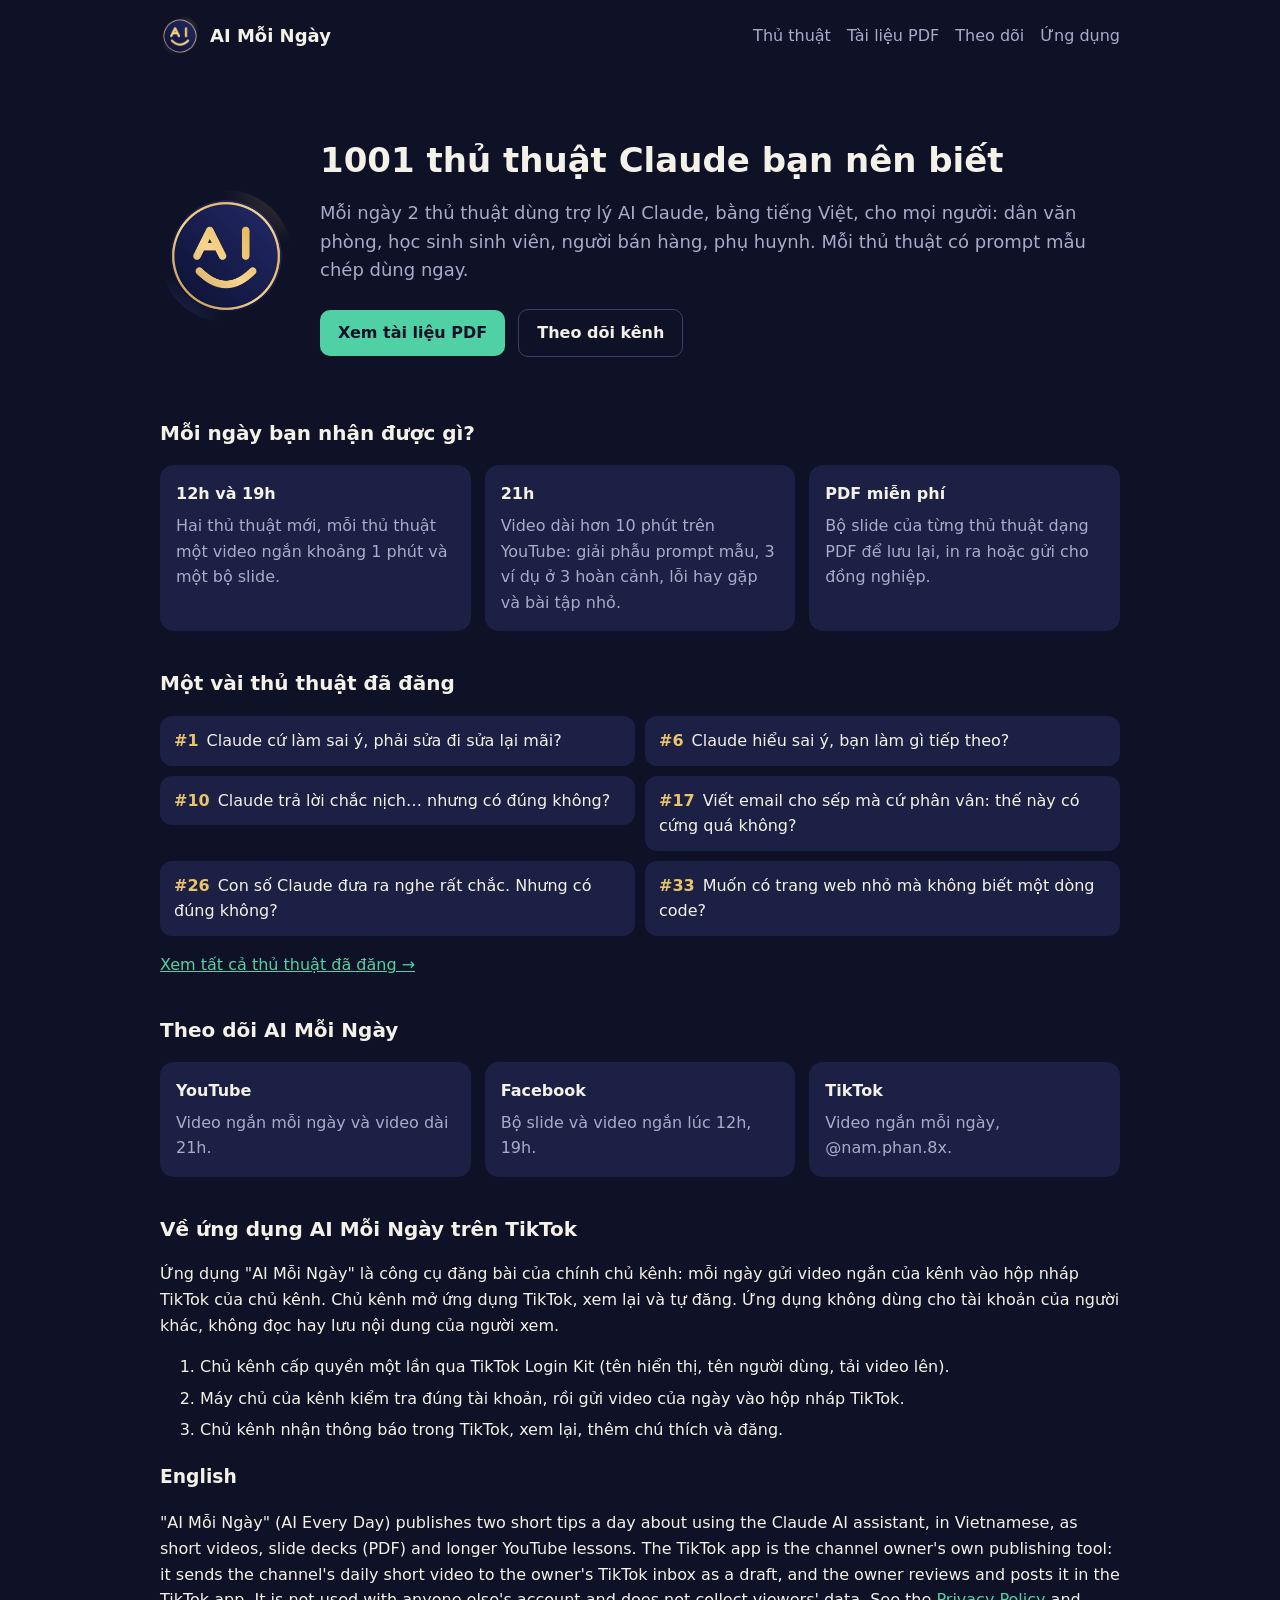
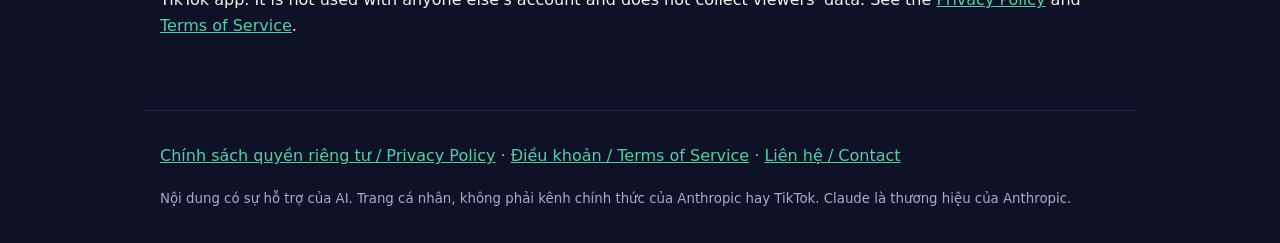
<file: index.html>
<!doctype html>
<html lang="vi">
<head>
<meta charset="utf-8">
<meta name="viewport" content="width=device-width,initial-scale=1">
<title>AI Mỗi Ngày · 1001 thủ thuật Claude bạn nên biết</title>
<meta name="description" content="Mỗi ngày 2 thủ thuật dùng trợ lý AI Claude bằng tiếng Việt: video ngắn, bộ slide PDF và video dài có ví dụ, bài tập.">
<link rel="icon" href="favicon.ico" sizes="any">
<link rel="icon" type="image/png" sizes="32x32" href="favicon-32.png">
<link rel="icon" type="image/png" sizes="192x192" href="favicon-192.png">
<link rel="apple-touch-icon" href="apple-touch-icon.png">
<meta property="og:title" content="AI Mỗi Ngày · 1001 thủ thuật Claude bạn nên biết">
<meta property="og:image" content="https://namphan305.github.io/ai-moi-ngay-media/icon-512.png">
<link rel="stylesheet" href="style.css">
</head>
<body class="home">
<header class="top">
  <a class="brand" href="./"><img src="favicon-192.png" alt="" width="40" height="40"><span>AI Mỗi Ngày</span></a>
  <nav><a href="#thu-thuat">Thủ thuật</a><a href="tai-lieu/">Tài liệu PDF</a><a href="#theo-doi">Theo dõi</a><a href="#ung-dung">Ứng dụng</a></nav>
</header>
<main>
<section class="hero">
  <img src="icon-512.png" alt="Logo AI Mỗi Ngày" width="132" height="132">
  <div>
    <h1>1001 thủ thuật Claude bạn nên biết</h1>
    <p class="lead">Mỗi ngày 2 thủ thuật dùng trợ lý AI Claude, bằng tiếng Việt, cho mọi người: dân văn phòng, học sinh sinh viên, người bán hàng, phụ huynh. Mỗi thủ thuật có prompt mẫu chép dùng ngay.</p>
    <p><a class="btn" href="tai-lieu/">Xem tài liệu PDF</a> <a class="btn ghost" href="#theo-doi">Theo dõi kênh</a></p>
  </div>
</section>

<section>
  <h2>Mỗi ngày bạn nhận được gì?</h2>
  <div class="grid3">
    <div class="card"><b>12h và 19h</b><p>Hai thủ thuật mới, mỗi thủ thuật một video ngắn khoảng 1 phút và một bộ slide.</p></div>
    <div class="card"><b>21h</b><p>Video dài hơn 10 phút trên YouTube: giải phẫu prompt mẫu, 3 ví dụ ở 3 hoàn cảnh, lỗi hay gặp và bài tập nhỏ.</p></div>
    <div class="card"><b>PDF miễn phí</b><p>Bộ slide của từng thủ thuật dạng PDF để lưu lại, in ra hoặc gửi cho đồng nghiệp.</p></div>
  </div>
</section>

<section id="thu-thuat">
  <h2>Một vài thủ thuật đã đăng</h2>
  <ul class="tips">
    <li><a href="tai-lieu/0001.pdf"><span>#1</span>Claude cứ làm sai ý, phải sửa đi sửa lại mãi?</a></li>
    <li><a href="tai-lieu/0006.pdf"><span>#6</span>Claude hiểu sai ý, bạn làm gì tiếp theo?</a></li>
    <li><a href="tai-lieu/0010.pdf"><span>#10</span>Claude trả lời chắc nịch… nhưng có đúng không?</a></li>
    <li><a href="tai-lieu/0017.pdf"><span>#17</span>Viết email cho sếp mà cứ phân vân: thế này có cứng quá không?</a></li>
    <li><a href="tai-lieu/0026.pdf"><span>#26</span>Con số Claude đưa ra nghe rất chắc. Nhưng có đúng không?</a></li>
    <li><a href="tai-lieu/0033.pdf"><span>#33</span>Muốn có trang web nhỏ mà không biết một dòng code?</a></li>
  </ul>
  <p><a href="tai-lieu/">Xem tất cả thủ thuật đã đăng →</a></p>
</section>

<section id="theo-doi">
  <h2>Theo dõi AI Mỗi Ngày</h2>
  <div class="grid3">
    <a class="card link" href="https://www.youtube.com/@aimoingay1001"><b>YouTube</b><p>Video ngắn mỗi ngày và video dài 21h.</p></a>
    <a class="card link" href="https://www.facebook.com/61595511296579"><b>Facebook</b><p>Bộ slide và video ngắn lúc 12h, 19h.</p></a>
    <a class="card link" href="https://www.tiktok.com/@nam.phan.8x"><b>TikTok</b><p>Video ngắn mỗi ngày, @nam.phan.8x.</p></a>
  </div>
</section>

<section id="ung-dung">
  <h2>Về ứng dụng AI Mỗi Ngày trên TikTok</h2>
  <p>Ứng dụng "AI Mỗi Ngày" là công cụ đăng bài của chính chủ kênh: mỗi ngày gửi video ngắn của kênh vào hộp nháp TikTok của chủ kênh. Chủ kênh mở ứng dụng TikTok, xem lại và tự đăng. Ứng dụng không dùng cho tài khoản của người khác, không đọc hay lưu nội dung của người xem.</p>
  <ol class="steps">
    <li>Chủ kênh cấp quyền một lần qua TikTok Login Kit (tên hiển thị, tên người dùng, tải video lên).</li>
    <li>Máy chủ của kênh kiểm tra đúng tài khoản, rồi gửi video của ngày vào hộp nháp TikTok.</li>
    <li>Chủ kênh nhận thông báo trong TikTok, xem lại, thêm chú thích và đăng.</li>
  </ol>
  <h3>English</h3>
  <p>"AI Mỗi Ngày" (AI Every Day) publishes two short tips a day about using the Claude AI assistant, in Vietnamese, as short videos, slide decks (PDF) and longer YouTube lessons. The TikTok app is the channel owner's own publishing tool: it sends the channel's daily short video to the owner's TikTok inbox as a draft, and the owner reviews and posts it in the TikTok app. It is not used with anyone else's account and does not collect viewers' data. See the <a href="privacy.html">Privacy Policy</a> and <a href="terms.html">Terms of Service</a>.</p>
</section>
</main>
<footer>
  <p><a href="privacy.html">Chính sách quyền riêng tư / Privacy Policy</a> · <a href="terms.html">Điều khoản / Terms of Service</a> · <a href="https://github.com/namphan305/ai-moi-ngay-media/issues">Liên hệ / Contact</a></p>
  <p><small>Nội dung có sự hỗ trợ của AI. Trang cá nhân, không phải kênh chính thức của Anthropic hay TikTok. Claude là thương hiệu của Anthropic.</small></p>
</footer>
</body>
</html>
</file>
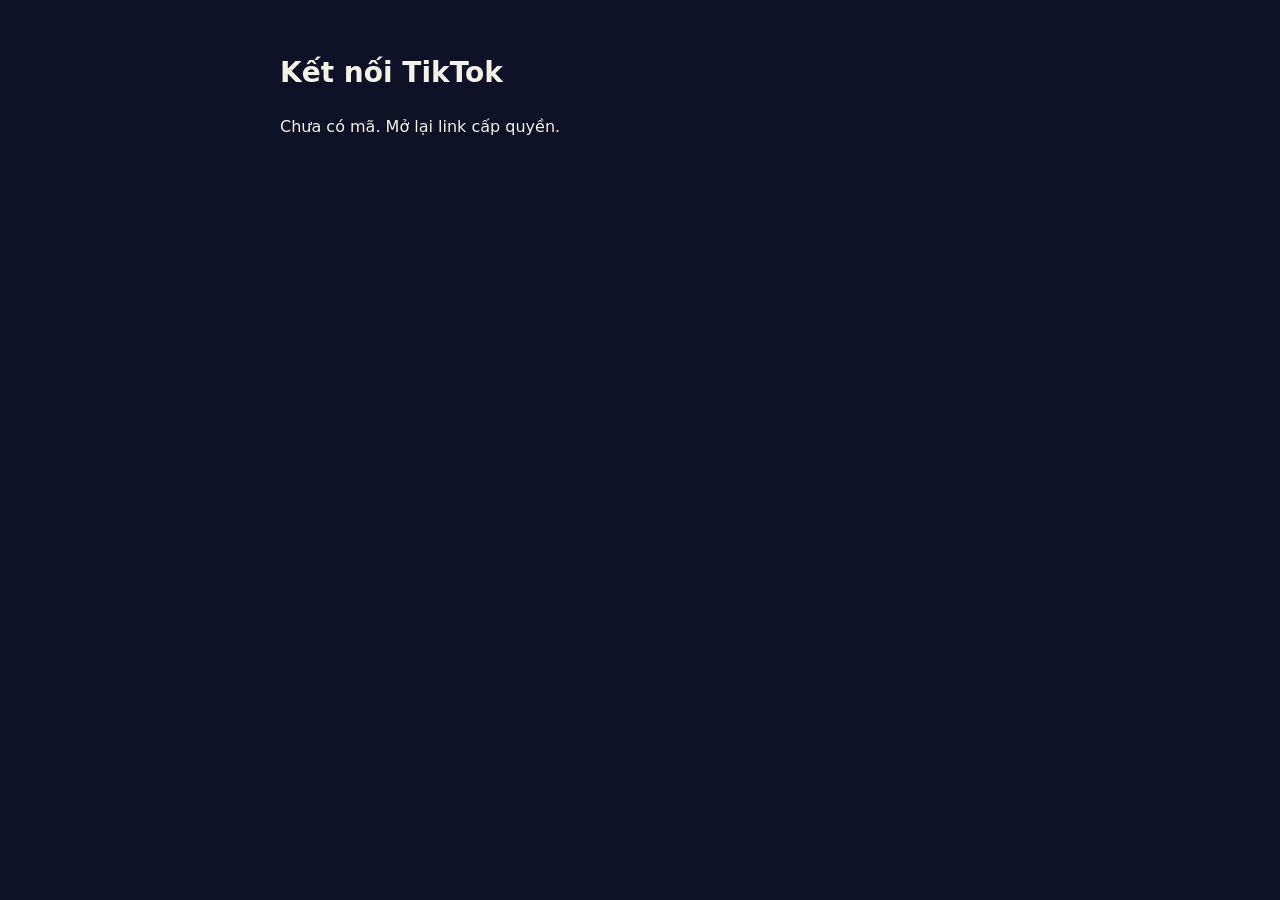
<file: callback/index.html>
<!doctype html><html lang="vi"><head><meta charset="utf-8"><meta name="viewport" content="width=device-width,initial-scale=1">
<title>Kết nối TikTok</title><link rel="icon" href="../favicon.ico" sizes="any"><link rel="icon" type="image/png" sizes="32x32" href="../favicon-32.png"><link rel="apple-touch-icon" href="../apple-touch-icon.png"><link rel="stylesheet" href="../style.css"></head><body><main>
<h1>Kết nối TikTok</h1>
<div id="ok" hidden><p>Đã cấp quyền. Bấm "Chép mã" rồi nhắn Claude "đã chép mã" (mã dùng một lần, hết hạn sau vài phút):</p>
<code id="code"></code><button id="b">Chép mã</button></div>
<p id="err" hidden></p>
<script>
const q = new URLSearchParams(location.search);
if (q.get("code")) {
  document.getElementById("code").textContent = q.get("code");
  document.getElementById("ok").hidden = false;
  document.getElementById("b").onclick = e => navigator.clipboard.writeText(q.get("code")).then(() => e.target.textContent = "Đã chép");
} else {
  const e = document.getElementById("err"); e.hidden = false;
  e.textContent = q.get("error") ? "TikTok báo lỗi: " + q.get("error") + " " + (q.get("error_description") || "") : "Chưa có mã. Mở lại link cấp quyền.";
}
</script></main></body></html>
</file>
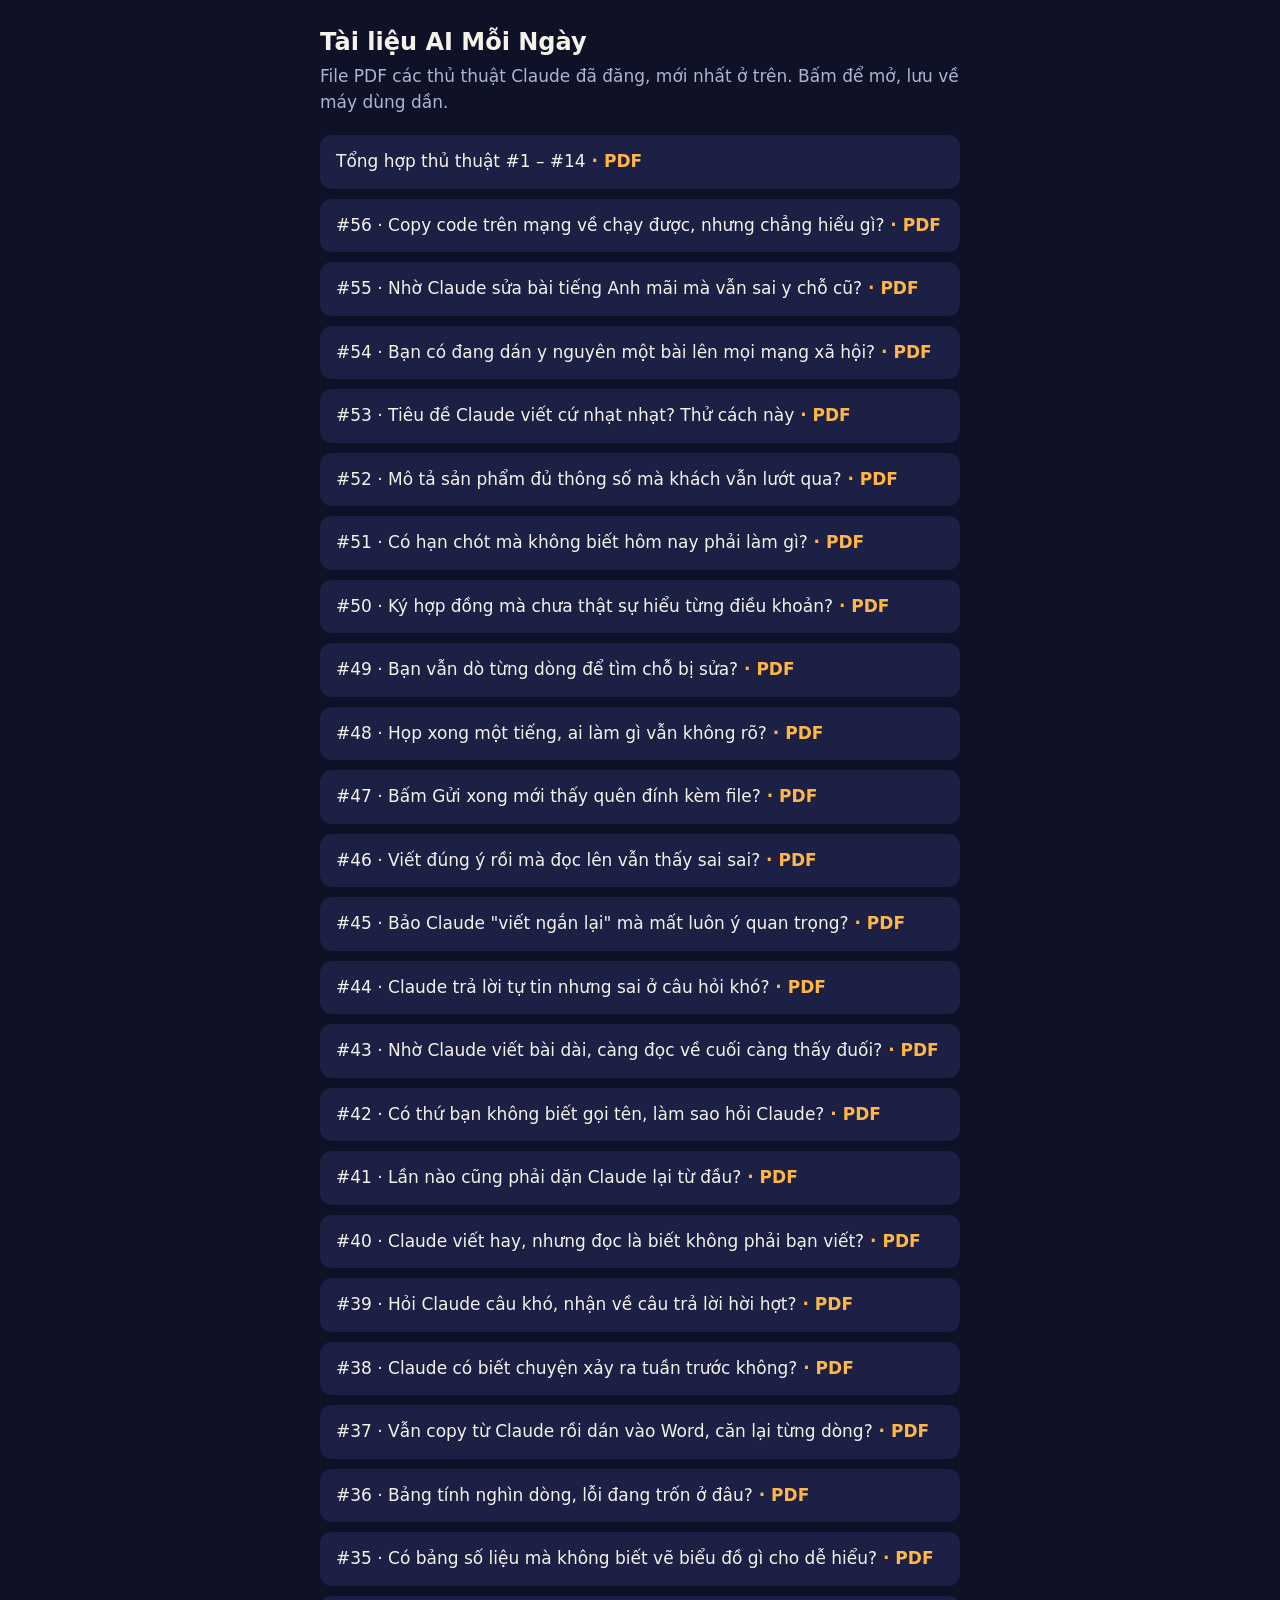
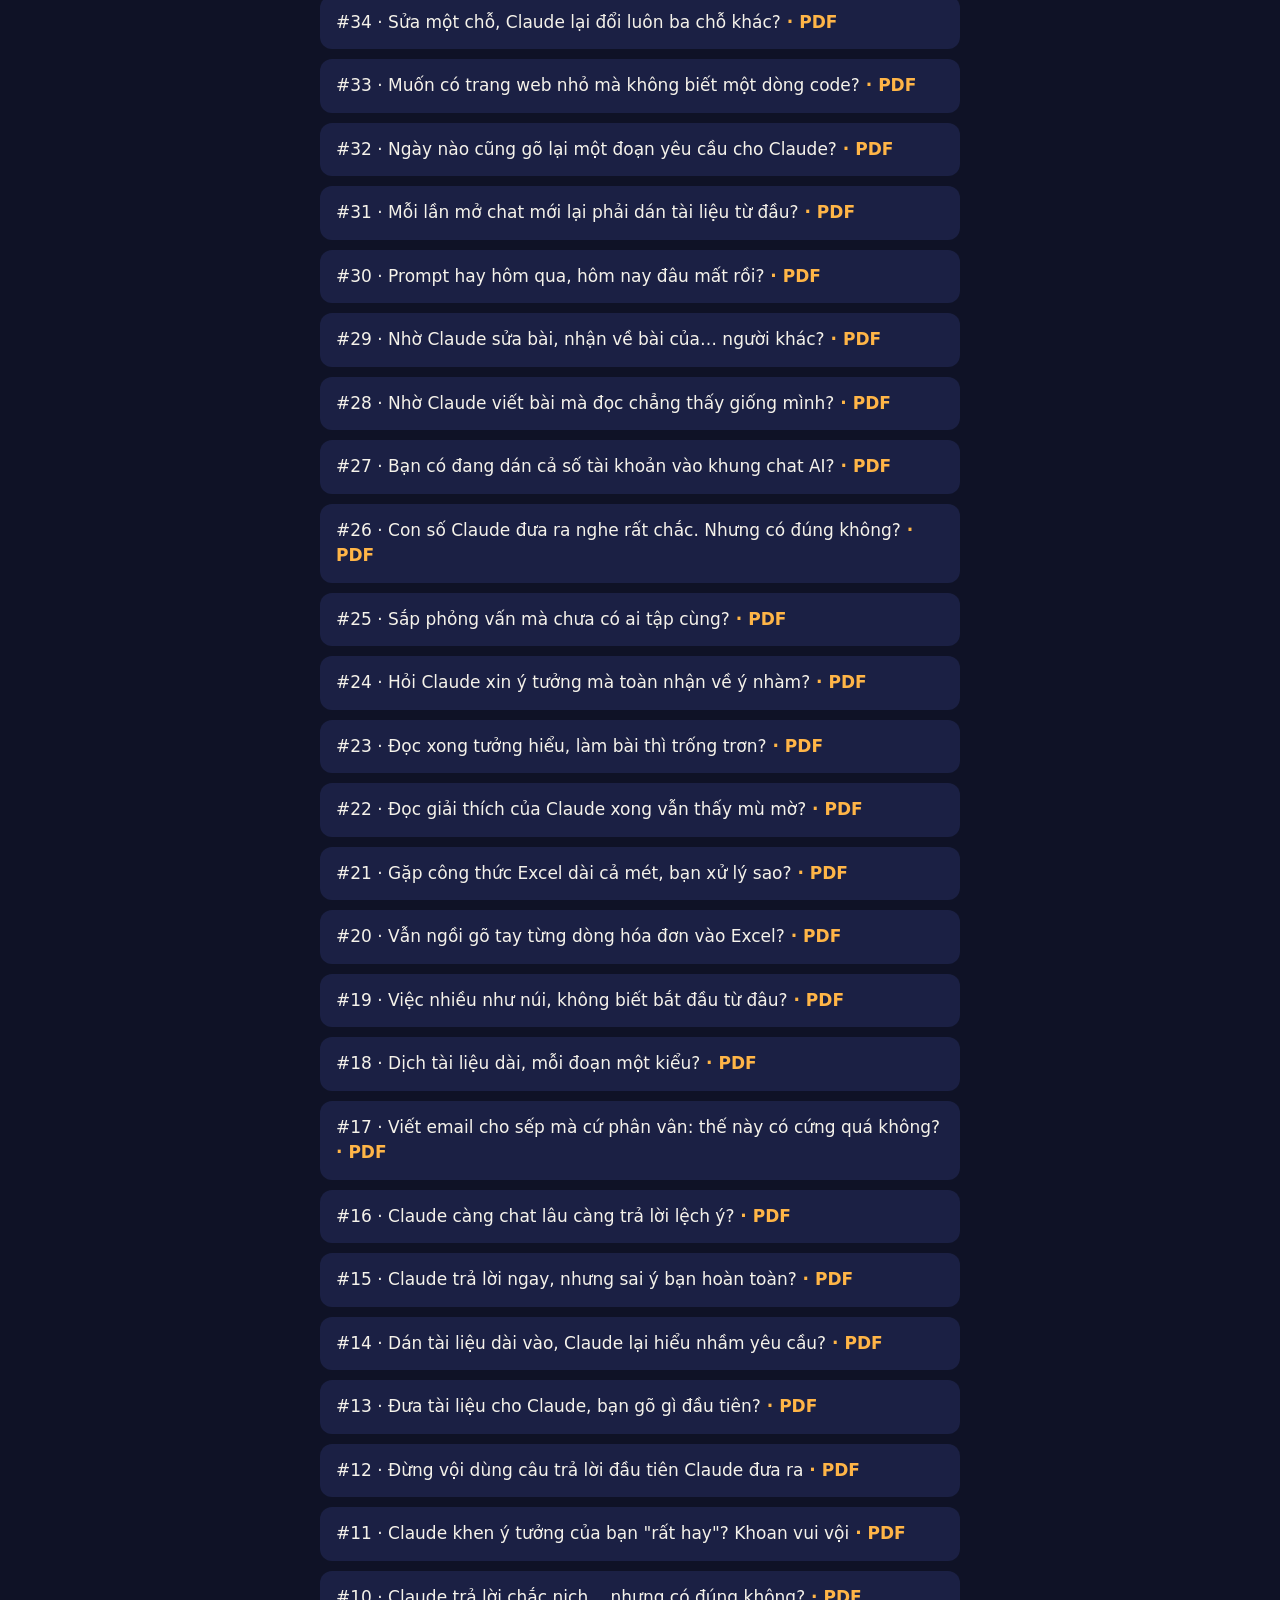
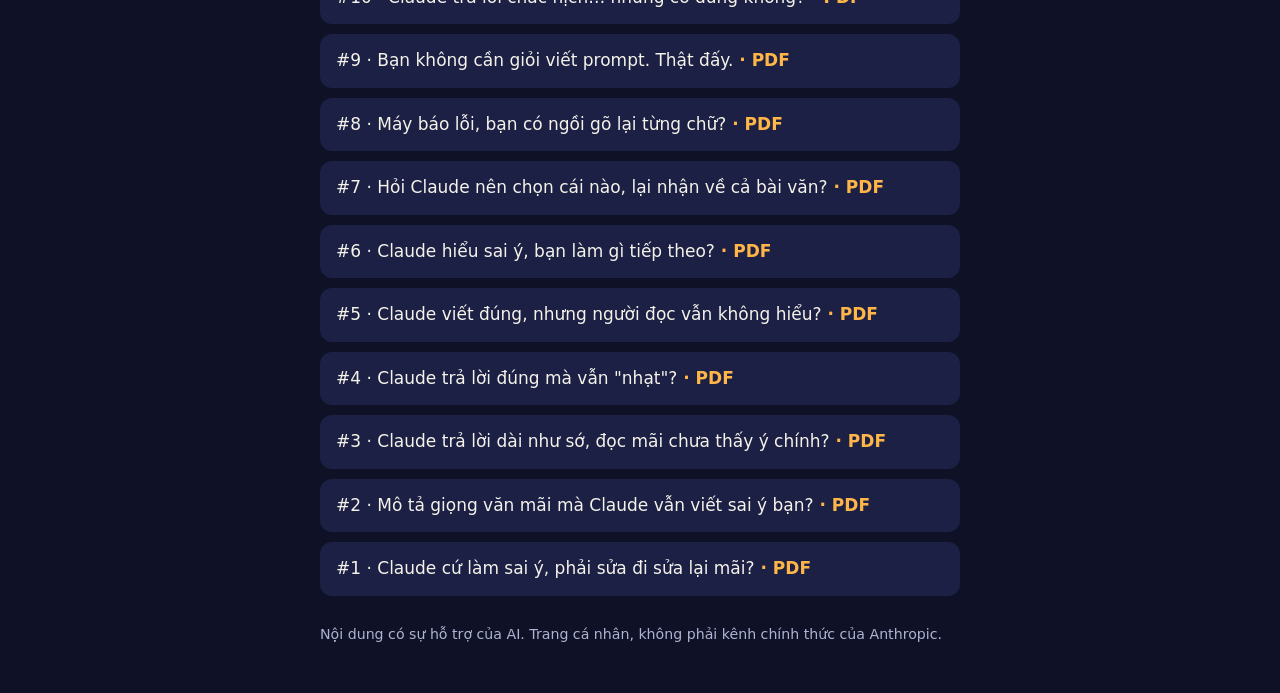
<file: tai-lieu/index.html>
<!doctype html>
<html lang="vi"><head><meta charset="utf-8"><meta name="viewport" content="width=device-width, initial-scale=1">
<title>Tài liệu AI Mỗi Ngày</title>
<link rel="icon" href="../favicon.ico" sizes="any"><link rel="icon" type="image/png" sizes="32x32" href="../favicon-32.png">
<link rel="apple-touch-icon" href="../apple-touch-icon.png">
<style>
body { margin: 0; background: #0F1226; color: #F5F2EA; font: 17px/1.5 system-ui, sans-serif; }
main { max-width: 640px; margin: 0 auto; padding: 24px 16px 48px; }
h1 { font-size: 24px; margin: 0 0 4px; } p { color: #AEB3D3; margin: 0 0 20px; }
ul { list-style: none; padding: 0; margin: 0; }
li a { display: block; padding: 14px 16px; margin-bottom: 10px; background: #1B2044; border-radius: 12px;
  color: #F5F2EA; text-decoration: none; }
li a::after { content: " · PDF"; color: #FFB547; font-weight: 600; }
small { display: block; margin-top: 28px; color: #AEB3D3; }
</style></head>
<body><main>
<h1>Tài liệu AI Mỗi Ngày</h1>
<p>File PDF các thủ thuật Claude đã đăng, mới nhất ở trên. Bấm để mở, lưu về máy dùng dần.</p>
<ul>
<li><a href="tong-hop-01.pdf">Tổng hợp thủ thuật #1 – #14</a></li>
<li><a href="0056.pdf">#56 · Copy code trên mạng về chạy được, nhưng chẳng hiểu gì?</a></li>
<li><a href="0055.pdf">#55 · Nhờ Claude sửa bài tiếng Anh mãi mà vẫn sai y chỗ cũ?</a></li>
<li><a href="0054.pdf">#54 · Bạn có đang dán y nguyên một bài lên mọi mạng xã hội?</a></li>
<li><a href="0053.pdf">#53 · Tiêu đề Claude viết cứ nhạt nhạt? Thử cách này</a></li>
<li><a href="0052.pdf">#52 · Mô tả sản phẩm đủ thông số mà khách vẫn lướt qua?</a></li>
<li><a href="0051.pdf">#51 · Có hạn chót mà không biết hôm nay phải làm gì?</a></li>
<li><a href="0050.pdf">#50 · Ký hợp đồng mà chưa thật sự hiểu từng điều khoản?</a></li>
<li><a href="0049.pdf">#49 · Bạn vẫn dò từng dòng để tìm chỗ bị sửa?</a></li>
<li><a href="0048.pdf">#48 · Họp xong một tiếng, ai làm gì vẫn không rõ?</a></li>
<li><a href="0047.pdf">#47 · Bấm Gửi xong mới thấy quên đính kèm file?</a></li>
<li><a href="0046.pdf">#46 · Viết đúng ý rồi mà đọc lên vẫn thấy sai sai?</a></li>
<li><a href="0045.pdf">#45 · Bảo Claude &quot;viết ngắn lại&quot; mà mất luôn ý quan trọng?</a></li>
<li><a href="0044.pdf">#44 · Claude trả lời tự tin nhưng sai ở câu hỏi khó?</a></li>
<li><a href="0043.pdf">#43 · Nhờ Claude viết bài dài, càng đọc về cuối càng thấy đuối?</a></li>
<li><a href="0042.pdf">#42 · Có thứ bạn không biết gọi tên, làm sao hỏi Claude?</a></li>
<li><a href="0041.pdf">#41 · Lần nào cũng phải dặn Claude lại từ đầu?</a></li>
<li><a href="0040.pdf">#40 · Claude viết hay, nhưng đọc là biết không phải bạn viết?</a></li>
<li><a href="0039.pdf">#39 · Hỏi Claude câu khó, nhận về câu trả lời hời hợt?</a></li>
<li><a href="0038.pdf">#38 · Claude có biết chuyện xảy ra tuần trước không?</a></li>
<li><a href="0037.pdf">#37 · Vẫn copy từ Claude rồi dán vào Word, căn lại từng dòng?</a></li>
<li><a href="0036.pdf">#36 · Bảng tính nghìn dòng, lỗi đang trốn ở đâu?</a></li>
<li><a href="0035.pdf">#35 · Có bảng số liệu mà không biết vẽ biểu đồ gì cho dễ hiểu?</a></li>
<li><a href="0034.pdf">#34 · Sửa một chỗ, Claude lại đổi luôn ba chỗ khác?</a></li>
<li><a href="0033.pdf">#33 · Muốn có trang web nhỏ mà không biết một dòng code?</a></li>
<li><a href="0032.pdf">#32 · Ngày nào cũng gõ lại một đoạn yêu cầu cho Claude?</a></li>
<li><a href="0031.pdf">#31 · Mỗi lần mở chat mới lại phải dán tài liệu từ đầu?</a></li>
<li><a href="0030.pdf">#30 · Prompt hay hôm qua, hôm nay đâu mất rồi?</a></li>
<li><a href="0029.pdf">#29 · Nhờ Claude sửa bài, nhận về bài của… người khác?</a></li>
<li><a href="0028.pdf">#28 · Nhờ Claude viết bài mà đọc chẳng thấy giống mình?</a></li>
<li><a href="0027.pdf">#27 · Bạn có đang dán cả số tài khoản vào khung chat AI?</a></li>
<li><a href="0026.pdf">#26 · Con số Claude đưa ra nghe rất chắc. Nhưng có đúng không?</a></li>
<li><a href="0025.pdf">#25 · Sắp phỏng vấn mà chưa có ai tập cùng?</a></li>
<li><a href="0024.pdf">#24 · Hỏi Claude xin ý tưởng mà toàn nhận về ý nhàm?</a></li>
<li><a href="0023.pdf">#23 · Đọc xong tưởng hiểu, làm bài thì trống trơn?</a></li>
<li><a href="0022.pdf">#22 · Đọc giải thích của Claude xong vẫn thấy mù mờ?</a></li>
<li><a href="0021.pdf">#21 · Gặp công thức Excel dài cả mét, bạn xử lý sao?</a></li>
<li><a href="0020.pdf">#20 · Vẫn ngồi gõ tay từng dòng hóa đơn vào Excel?</a></li>
<li><a href="0019.pdf">#19 · Việc nhiều như núi, không biết bắt đầu từ đâu?</a></li>
<li><a href="0018.pdf">#18 · Dịch tài liệu dài, mỗi đoạn một kiểu?</a></li>
<li><a href="0017.pdf">#17 · Viết email cho sếp mà cứ phân vân: thế này có cứng quá không?</a></li>
<li><a href="0016.pdf">#16 · Claude càng chat lâu càng trả lời lệch ý?</a></li>
<li><a href="0015.pdf">#15 · Claude trả lời ngay, nhưng sai ý bạn hoàn toàn?</a></li>
<li><a href="0014.pdf">#14 · Dán tài liệu dài vào, Claude lại hiểu nhầm yêu cầu?</a></li>
<li><a href="0013.pdf">#13 · Đưa tài liệu cho Claude, bạn gõ gì đầu tiên?</a></li>
<li><a href="0012.pdf">#12 · Đừng vội dùng câu trả lời đầu tiên Claude đưa ra</a></li>
<li><a href="0011.pdf">#11 · Claude khen ý tưởng của bạn &quot;rất hay&quot;? Khoan vui vội</a></li>
<li><a href="0010.pdf">#10 · Claude trả lời chắc nịch… nhưng có đúng không?</a></li>
<li><a href="0009.pdf">#9 · Bạn không cần giỏi viết prompt. Thật đấy.</a></li>
<li><a href="0008.pdf">#8 · Máy báo lỗi, bạn có ngồi gõ lại từng chữ?</a></li>
<li><a href="0007.pdf">#7 · Hỏi Claude nên chọn cái nào, lại nhận về cả bài văn?</a></li>
<li><a href="0006.pdf">#6 · Claude hiểu sai ý, bạn làm gì tiếp theo?</a></li>
<li><a href="0005.pdf">#5 · Claude viết đúng, nhưng người đọc vẫn không hiểu?</a></li>
<li><a href="0004.pdf">#4 · Claude trả lời đúng mà vẫn &quot;nhạt&quot;?</a></li>
<li><a href="0003.pdf">#3 · Claude trả lời dài như sớ, đọc mãi chưa thấy ý chính?</a></li>
<li><a href="0002.pdf">#2 · Mô tả giọng văn mãi mà Claude vẫn viết sai ý bạn?</a></li>
<li><a href="0001.pdf">#1 · Claude cứ làm sai ý, phải sửa đi sửa lại mãi?</a></li>
</ul>
<small>Nội dung có sự hỗ trợ của AI. Trang cá nhân, không phải kênh chính thức của Anthropic.</small>
</main></body></html>
</file>
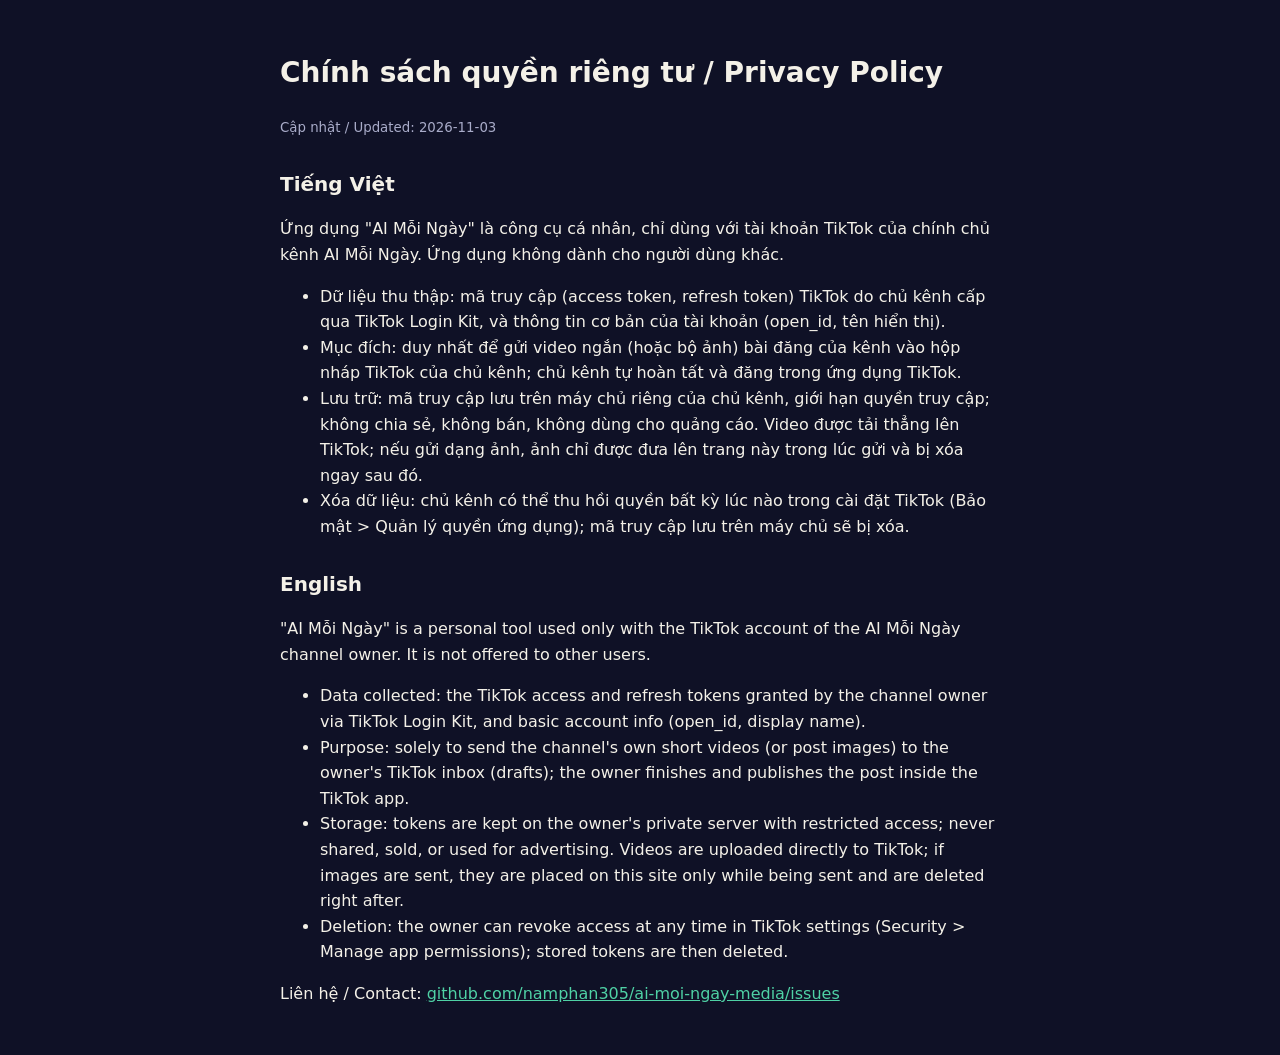
<file: privacy.html>
<!doctype html><html lang="vi"><head><meta charset="utf-8"><meta name="viewport" content="width=device-width,initial-scale=1">
<title>Privacy Policy</title><link rel="icon" href="favicon.ico" sizes="any"><link rel="icon" type="image/png" sizes="32x32" href="favicon-32.png"><link rel="apple-touch-icon" href="apple-touch-icon.png"><link rel="stylesheet" href="style.css"></head><body><main>
<h1>Chính sách quyền riêng tư / Privacy Policy</h1><small>Cập nhật / Updated: 2026-11-03</small>
<h2>Tiếng Việt</h2>
<p>Ứng dụng "AI Mỗi Ngày" là công cụ cá nhân, chỉ dùng với tài khoản TikTok của chính chủ kênh AI Mỗi Ngày. Ứng dụng không dành cho người dùng khác.</p>
<ul>
<li>Dữ liệu thu thập: mã truy cập (access token, refresh token) TikTok do chủ kênh cấp qua TikTok Login Kit, và thông tin cơ bản của tài khoản (open_id, tên hiển thị).</li>
<li>Mục đích: duy nhất để gửi video ngắn (hoặc bộ ảnh) bài đăng của kênh vào hộp nháp TikTok của chủ kênh; chủ kênh tự hoàn tất và đăng trong ứng dụng TikTok.</li>
<li>Lưu trữ: mã truy cập lưu trên máy chủ riêng của chủ kênh, giới hạn quyền truy cập; không chia sẻ, không bán, không dùng cho quảng cáo. Video được tải thẳng lên TikTok; nếu gửi dạng ảnh, ảnh chỉ được đưa lên trang này trong lúc gửi và bị xóa ngay sau đó.</li>
<li>Xóa dữ liệu: chủ kênh có thể thu hồi quyền bất kỳ lúc nào trong cài đặt TikTok (Bảo mật &gt; Quản lý quyền ứng dụng); mã truy cập lưu trên máy chủ sẽ bị xóa.</li>
</ul>
<h2>English</h2>
<p>"AI Mỗi Ngày" is a personal tool used only with the TikTok account of the AI Mỗi Ngày channel owner. It is not offered to other users.</p>
<ul>
<li>Data collected: the TikTok access and refresh tokens granted by the channel owner via TikTok Login Kit, and basic account info (open_id, display name).</li>
<li>Purpose: solely to send the channel's own short videos (or post images) to the owner's TikTok inbox (drafts); the owner finishes and publishes the post inside the TikTok app.</li>
<li>Storage: tokens are kept on the owner's private server with restricted access; never shared, sold, or used for advertising. Videos are uploaded directly to TikTok; if images are sent, they are placed on this site only while being sent and are deleted right after.</li>
<li>Deletion: the owner can revoke access at any time in TikTok settings (Security &gt; Manage app permissions); stored tokens are then deleted.</li>
</ul>
<p>Liên hệ / Contact: <a href="https://github.com/namphan305/ai-moi-ngay-media/issues">github.com/namphan305/ai-moi-ngay-media/issues</a></p>
</main></body></html>
</file>
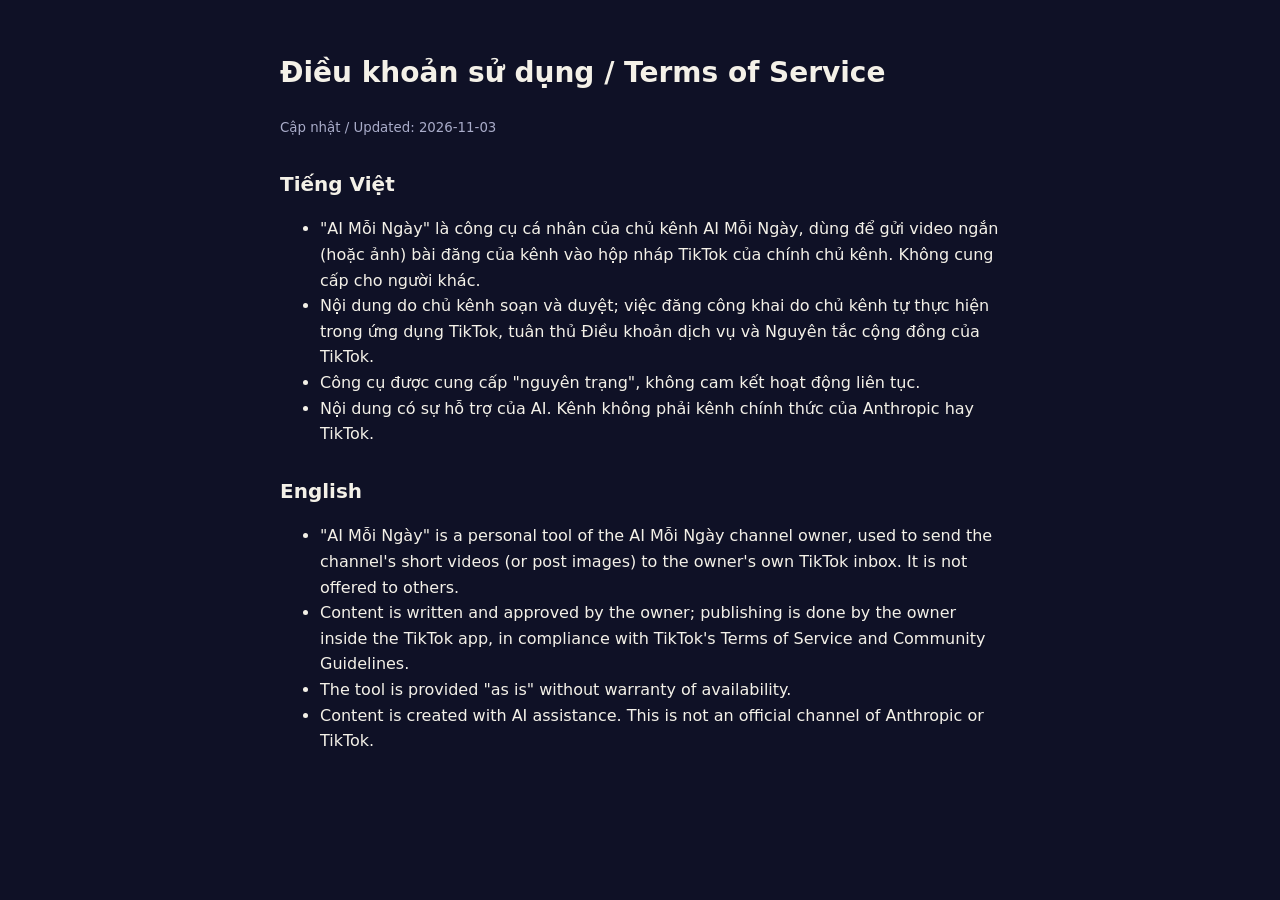
<file: terms.html>
<!doctype html><html lang="vi"><head><meta charset="utf-8"><meta name="viewport" content="width=device-width,initial-scale=1">
<title>Terms of Service</title><link rel="icon" href="favicon.ico" sizes="any"><link rel="icon" type="image/png" sizes="32x32" href="favicon-32.png"><link rel="apple-touch-icon" href="apple-touch-icon.png"><link rel="stylesheet" href="style.css"></head><body><main>
<h1>Điều khoản sử dụng / Terms of Service</h1><small>Cập nhật / Updated: 2026-11-03</small>
<h2>Tiếng Việt</h2>
<ul>
<li>"AI Mỗi Ngày" là công cụ cá nhân của chủ kênh AI Mỗi Ngày, dùng để gửi video ngắn (hoặc ảnh) bài đăng của kênh vào hộp nháp TikTok của chính chủ kênh. Không cung cấp cho người khác.</li>
<li>Nội dung do chủ kênh soạn và duyệt; việc đăng công khai do chủ kênh tự thực hiện trong ứng dụng TikTok, tuân thủ Điều khoản dịch vụ và Nguyên tắc cộng đồng của TikTok.</li>
<li>Công cụ được cung cấp "nguyên trạng", không cam kết hoạt động liên tục.</li>
<li>Nội dung có sự hỗ trợ của AI. Kênh không phải kênh chính thức của Anthropic hay TikTok.</li>
</ul>
<h2>English</h2>
<ul>
<li>"AI Mỗi Ngày" is a personal tool of the AI Mỗi Ngày channel owner, used to send the channel's short videos (or post images) to the owner's own TikTok inbox. It is not offered to others.</li>
<li>Content is written and approved by the owner; publishing is done by the owner inside the TikTok app, in compliance with TikTok's Terms of Service and Community Guidelines.</li>
<li>The tool is provided "as is" without warranty of availability.</li>
<li>Content is created with AI assistance. This is not an official channel of Anthropic or TikTok.</li>
</ul>
</main></body></html>
</file>
<file: style.css>
:root{--bg:#0f1126;--fg:#f4f1e8;--mut:#a9acc9;--acc:#4FD1A5}
body{background:var(--bg);color:var(--fg);font:16px/1.6 system-ui,-apple-system,"Segoe UI",sans-serif;margin:0;padding:32px 16px}
main{max-width:720px;margin:0 auto}h1{font-size:28px}h2{font-size:20px;margin-top:28px}a{color:var(--acc)}small{color:var(--mut)}
code{background:#1e2048;padding:8px 12px;border-radius:8px;display:block;word-break:break-all;font-size:18px}
button{background:var(--acc);border:0;border-radius:8px;padding:10px 18px;font-size:16px;margin-top:12px;cursor:pointer}
/* trang chủ */
.home{padding:0}.home main{max-width:960px;padding:0 16px 32px}
.top{display:flex;align-items:center;justify-content:space-between;flex-wrap:wrap;gap:8px;max-width:960px;margin:0 auto;padding:16px}
.brand{display:flex;align-items:center;gap:10px;color:var(--fg);text-decoration:none;font-weight:700;font-size:18px}.brand img{border-radius:50%}
.top nav a{margin-left:16px;color:var(--mut);text-decoration:none}.top nav a:hover{color:var(--fg)}
.hero{display:flex;gap:28px;align-items:center;padding:32px 0 8px}.hero img{border-radius:50%;flex:none}
.hero h1{font-size:34px;line-height:1.2;margin:0 0 12px}.lead{font-size:18px;color:var(--mut)}
.btn{display:inline-block;background:var(--acc);color:#0f1126;padding:10px 18px;border-radius:10px;text-decoration:none;font-weight:600;margin:6px 8px 0 0}
.btn.ghost{background:transparent;color:var(--fg);border:1px solid #3a3f6e}
section{margin-top:36px}.grid3{display:grid;grid-template-columns:repeat(3,1fr);gap:14px}
.card{background:#1b2044;border-radius:14px;padding:16px;color:var(--fg)}.card p{margin:6px 0 0;color:var(--mut)}
.card.link{text-decoration:none}.card.link:hover{outline:1px solid var(--acc)}
.tips{list-style:none;padding:0;display:grid;grid-template-columns:1fr 1fr;gap:10px}
.tips a{display:block;background:#1b2044;border-radius:12px;padding:12px 14px;color:var(--fg);text-decoration:none}
.tips span{color:#e9c46a;font-weight:700;margin-right:8px}.steps li{margin:6px 0}
footer{max-width:960px;margin:24px auto 0;padding:16px;border-top:1px solid #262a52;color:var(--mut)}
@media (max-width:700px){.hero{flex-direction:column;text-align:center}.grid3,.tips{grid-template-columns:1fr}.top nav a{margin:0 12px 0 0}}
</file>
